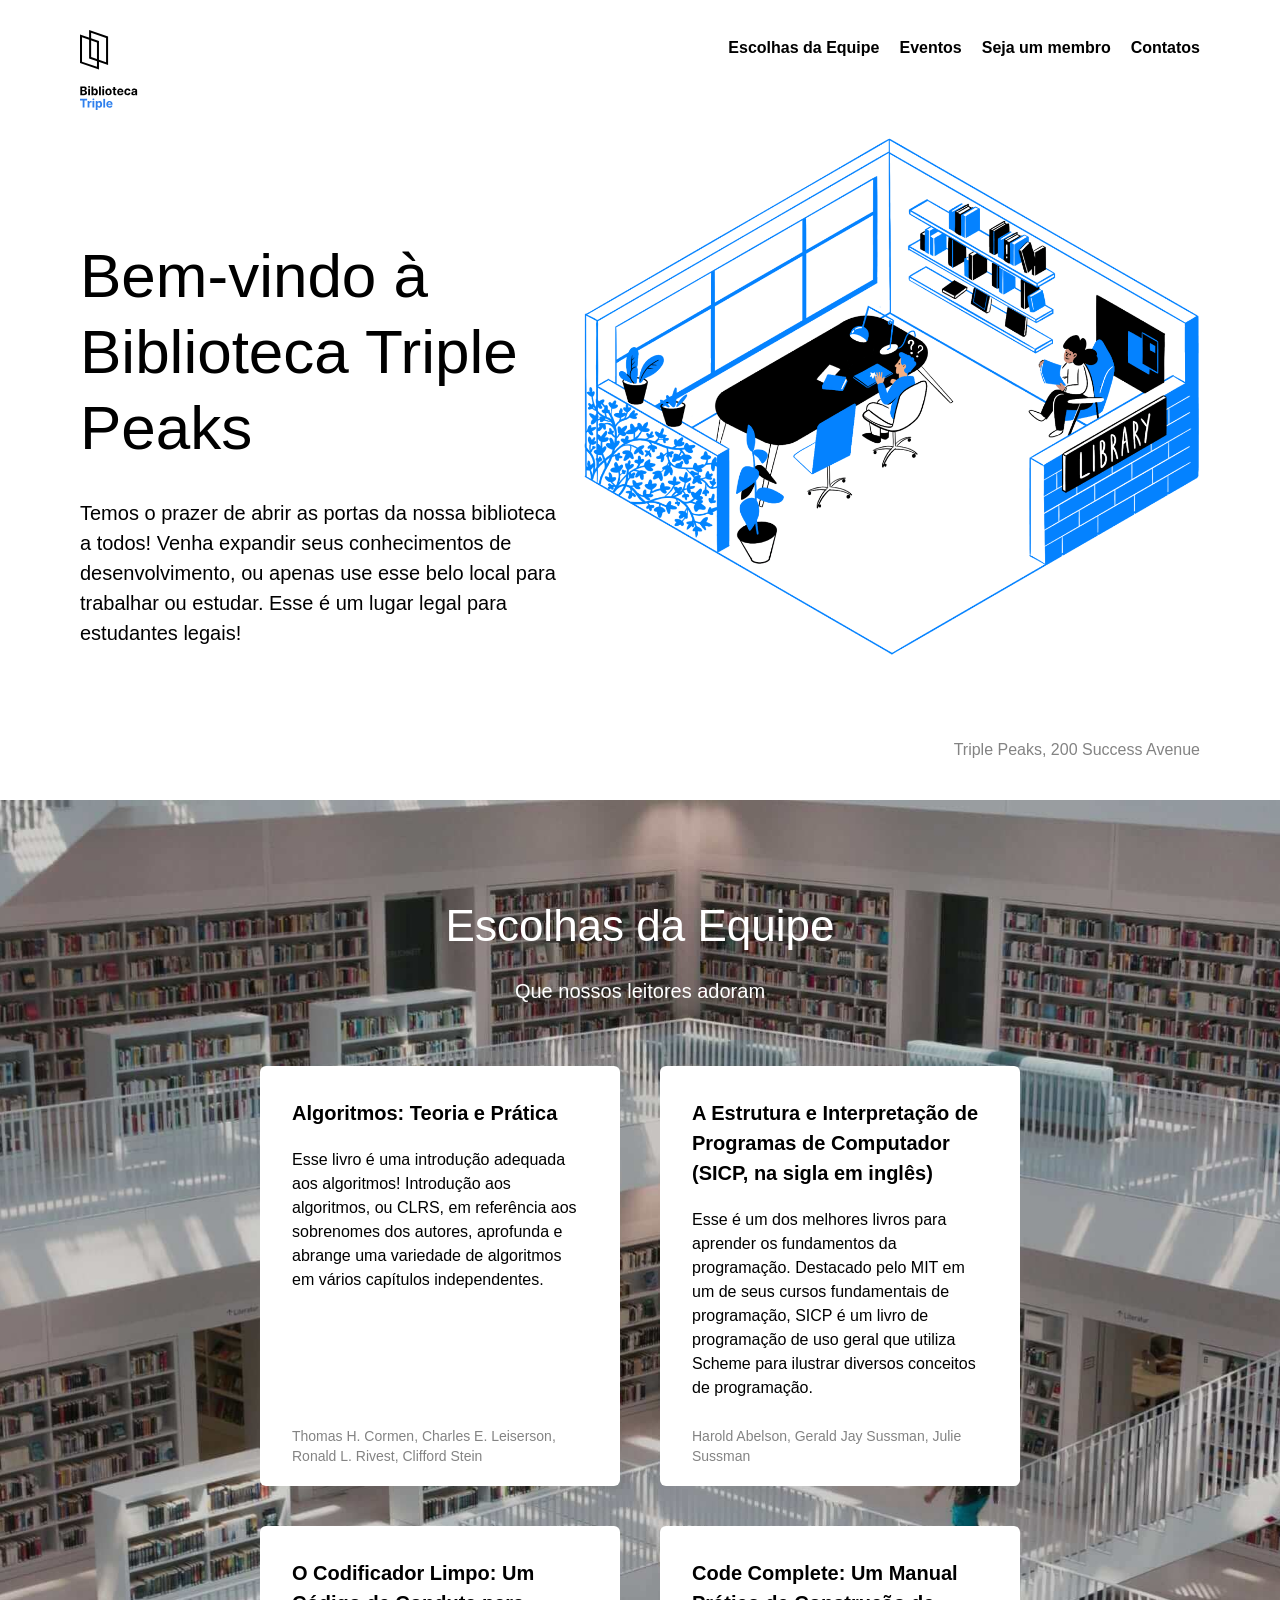
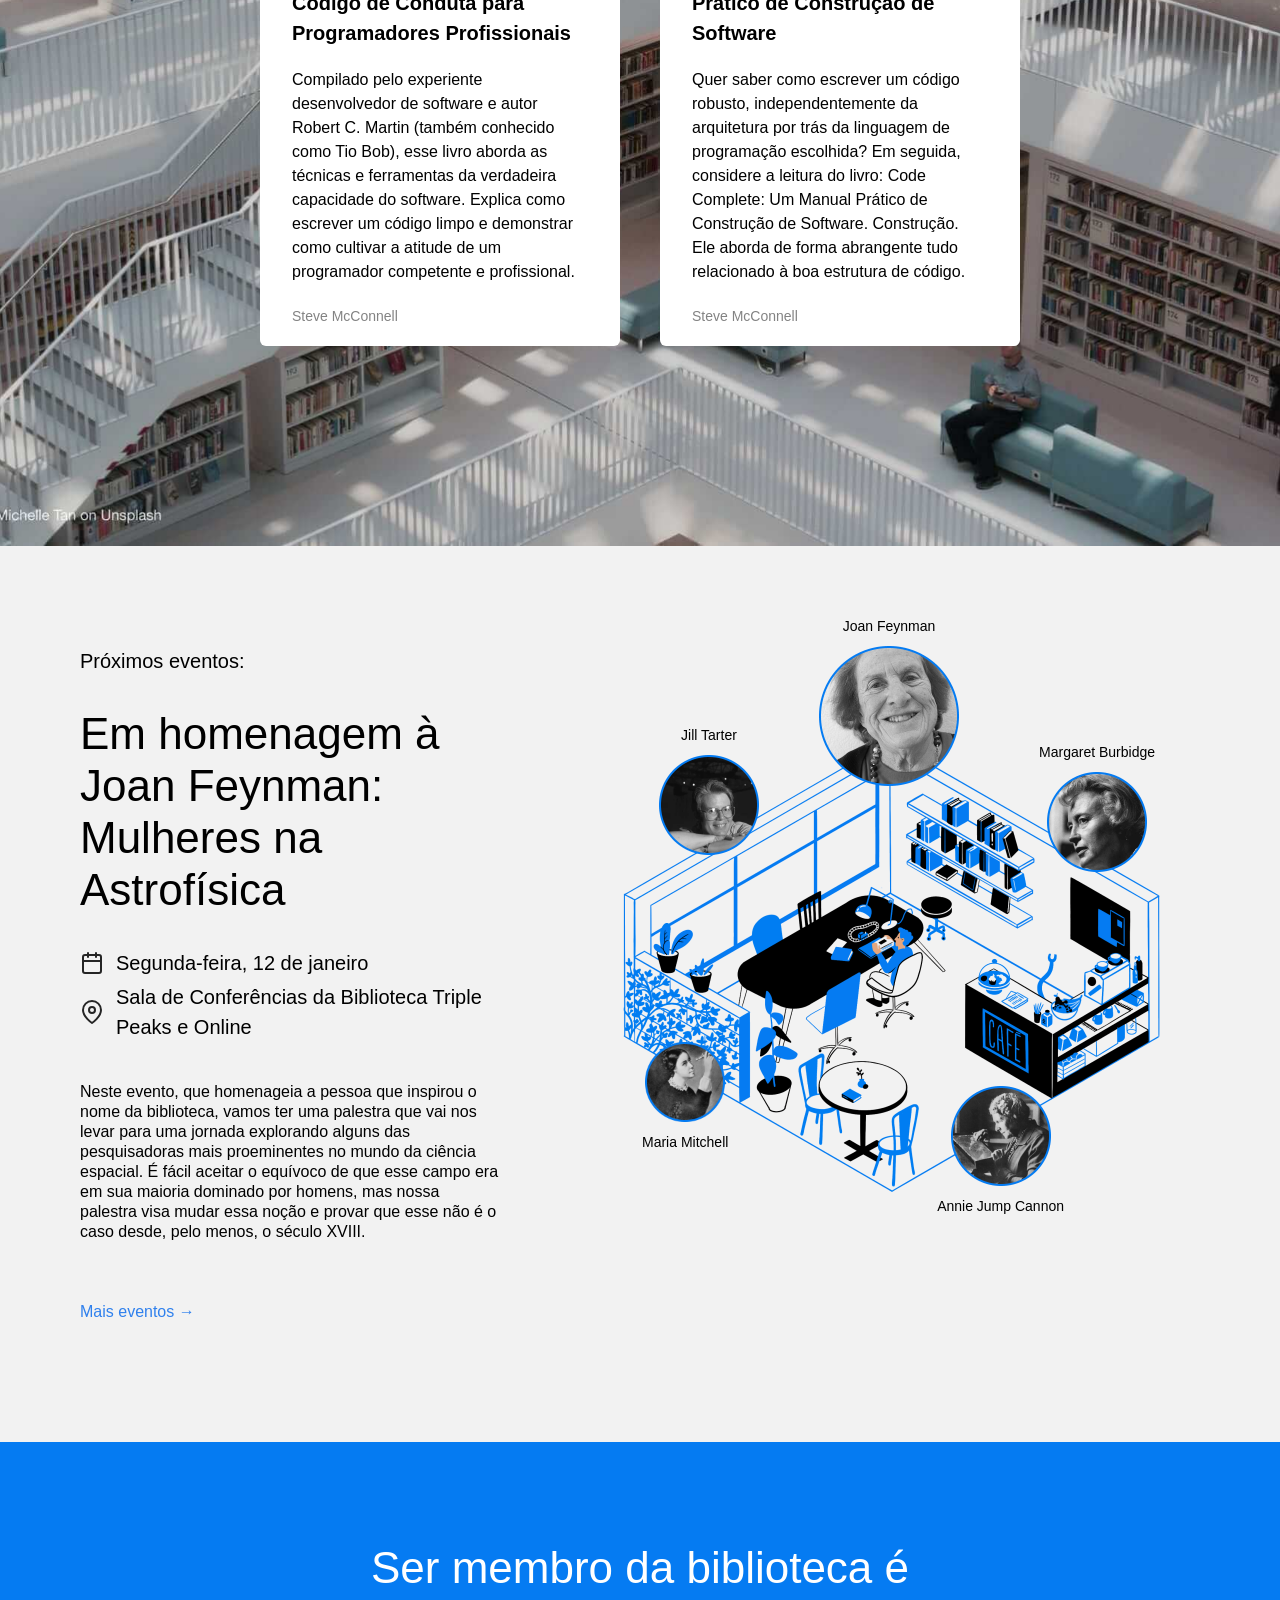
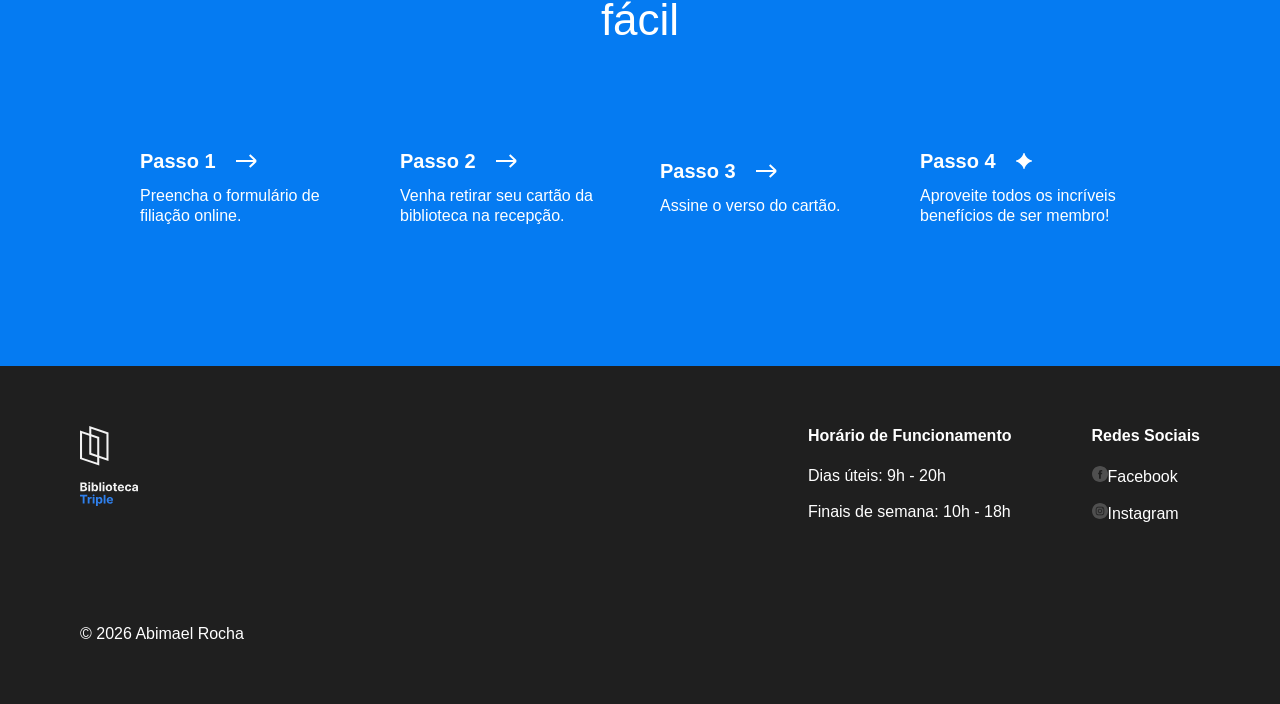
<file: index.html>
<!doctype html>
<html lang="pt">
  <head>
    <meta charset="UTF-8" />
    <meta name="viewport" content="width=device-width, initial-scale=1.0" />
    <title>Biblioteca Triple Peaks</title>
    <link rel="shortcut icon" href="favicon.ico" />
    <link rel="stylesheet" href="./vendor/normalize.css" />
    <link rel="stylesheet" href="./styles/style.css" />
  </head>
  <body>
    <div class="page">
      <!-- Agrupe todo o conteúdo da página em uma nova div com a classe page. Lembre-se de adicionar a tag de fechamento -->
      <header class="header">
        <nav class="nav">
          <img
            src="./images/logo.svg"
            alt="Logotipo da Biblioteca Triple Peaks"
            class="nav__logo"
          />
          <!-- Colocar links de navegação em uma lista é supostamente a melhor prática para escrever o código semântico, pois permite que os leitores de tela façam uma pausa entre cada link em vez de ler todos os links como uma frase.-->
          <ul class="nav__links">
            <li>
              <a class="nav__link" href="#staff">Escolhas da Equipe</a>
            </li>
            <li>
              <a class="nav__link" href="#events">Eventos</a>
            </li>
            <li>
              <a class="nav__link" href="#membership">Seja um membro</a>
            </li>
            <li>
              <a class="nav__link" href="#footer">Contatos</a>
            </li>
          </ul>
        </nav>
        <div class="header__content">
          <div>
            <h1 class="header__title">Bem-vindo à Biblioteca Triple Peaks</h1>
            <p class="header__description">
              Temos o prazer de abrir as portas da nossa biblioteca a todos!
              Venha expandir seus conhecimentos de desenvolvimento, ou apenas
              use esse belo local para trabalhar ou estudar. Esse é um lugar
              legal para estudantes legais!
            </p>
          </div>
          <img
            src="./images/inside_the_library.png"
            alt="Ilustração 'Dentro da biblioteca'"
            class="header__image"
          />
        </div>
        <div class="header__footer">
          <p class="header__address">Triple Peaks, 200 Success Avenue</p>
        </div>
      </header>

      <main class="content">
        <section class="staff" id="staff">
          <h2 class="staff__title">Escolhas da Equipe</h2>
          <p class="staff__subtitle">Que nossos leitores adoram</p>
          <ul class="staff__cards">
            <li class="card">
              <div class="card__content">
                <h3 class="card__title">Algoritmos: Teoria e Prática</h3>
                <p class="card__text">
                  Esse livro é uma introdução adequada aos algoritmos!
                  Introdução aos algoritmos, ou CLRS, em referência aos
                  sobrenomes dos autores, aprofunda e abrange uma variedade de
                  algoritmos em vários capítulos independentes.
                </p>
                <p class="card__footer">
                  Thomas H. Cormen, Charles E. Leiserson, Ronald L. Rivest,
                  Clifford Stein
                </p>
              </div>
            </li>

            <li class="card">
              <div class="card__content">
                <h3 class="card__title">
                  A Estrutura e Interpretação de Programas de Computador (SICP,
                  na sigla em inglês)
                </h3>
                <p class="card__text">
                  Esse é um dos melhores livros para aprender os fundamentos da
                  programação. Destacado pelo MIT em um de seus cursos
                  fundamentais de programação, SICP é um livro de programação de
                  uso geral que utiliza Scheme para ilustrar diversos conceitos
                  de programação.
                </p>
                <p class="card__footer">
                  Harold Abelson, Gerald Jay Sussman, Julie Sussman
                </p>
              </div>
            </li>

            <li class="card">
              <div class="card__content">
                <h3 class="card__title">
                  O Codificador Limpo: Um Código de Conduta para Programadores
                  Profissionais
                </h3>
                <p class="card__text">
                  Compilado pelo experiente desenvolvedor de software e autor
                  Robert C. Martin (também conhecido como Tio Bob), esse livro
                  aborda as técnicas e ferramentas da verdadeira capacidade do
                  software. Explica como escrever um código limpo e demonstrar
                  como cultivar a atitude de um programador competente e
                  profissional.
                </p>
                <p class="card__footer">Steve McConnell</p>
              </div>
            </li>

            <li class="card">
              <div class="card__content">
                <h3 class="card__title">
                  Code Complete: Um Manual Prático de Construção de Software
                </h3>
                <p class="card__text">
                  Quer saber como escrever um código robusto, independentemente
                  da arquitetura por trás da linguagem de programação escolhida?
                  Em seguida, considere a leitura do livro: Code Complete: Um
                  Manual Prático de Construção de Software. Construção. Ele
                  aborda de forma abrangente tudo relacionado à boa estrutura de
                  código.
                </p>
                <p class="card__footer">Steve McConnell</p>
              </div>
            </li>
          </ul>
        </section>
        <section class="events" id="events">
          <div class="events__content">
            <h2 class="events__heading">Próximos eventos:</h2>
            <h3 class="events__title">
              Em homenagem à Joan Feynman: Mulheres na Astrofísica
            </h3>
            <div class="event-info events__info-section">
              <div class="event-info__item">
                <img
                  src="./images/icon_calendar.svg"
                  alt="Calendar icon"
                  class="event-info__icon"
                />
                <p class="event-info__text">Segunda-feira, 12 de janeiro</p>
              </div>
              <div class="event-info__item">
                <img
                  src="./images/icon_pin.svg"
                  alt="Pin icon"
                  class="event-info__icon"
                />
                <p class="event-info__text">
                  Sala de Conferências da Biblioteca Triple Peaks e Online
                </p>
              </div>
            </div>
            <p class="events__description">
              Neste evento, que homenageia a pessoa que inspirou o nome da
              biblioteca, vamos ter uma palestra que vai nos levar para uma
              jornada explorando alguns das pesquisadoras mais proeminentes no
              mundo da ciência espacial. É fácil aceitar o equívoco de que esse
              campo era em sua maioria dominado por homens, mas nossa palestra
              visa mudar essa noção e provar que esse não é o caso desde, pelo
              menos, o século XVIII.
            </p>
            <a href="#" class="events__more">Mais eventos &rarr;</a>
          </div>
          <div class="events__cover">
            <img
              class="events__image"
              src="./images/cafe.png"
              alt="uma cafateria pequena"
            />
            <div class="person person_name_feynman">
              <p class="person__caption">Joan Feynman</p>
              <img
                class="person__image person__image_size_l"
                src="./images/person_feynman.png"
                alt="foto da Joan Feynman"
              />
            </div>
            <div class="person person_name_tarter">
              <p class="person__caption">Jill Tarter</p>
              <img
                class="person__image person__image_size_m"
                src="./images/person_tarter.png"
                alt="foto da Jill Tarter"
              />
            </div>
            <div class="person person_name_burbidge">
              <p class="person__caption">Margaret Burbidge</p>
              <img
                class="person__image person__image_size_m"
                src="./images/person_burbidge.png"
                alt="foto da Margaret Burbidge"
              />
            </div>
            <div class="person person_name_mitchell">
              <img
                class="person__image person__image_size_s"
                src="./images/person_mitchell.png"
                alt="foto da Maria Mitchell"
              />
              <p class="person__caption">Maria Mitchell</p>
            </div>
            <div class="person person_name_cannon">
              <img
                class="person__image person__image_size_m"
                src="./images/person_cannon.png"
                alt="foto da Annie Jump Cannon"
              />
              <p class="person__caption">Annie Jump Cannon</p>
            </div>
          </div>
          <!-- Comece a criar a composição aqui -->
        </section>
        <section class="membership" id="membership">
          <h2 class="membership__title">Ser membro da biblioteca é fácil</h2>
          <ul class="membership__steps">
            <li class="step">
              <h3 class="step__title">
                Passo 1
                <img
                  src="./images/icon_step_forward.svg"
                  alt="icon forward"
                  class="step__icon"
                />
              </h3>
              <p class="step__description">
                Preencha o formulário de filiação online.
              </p>
            </li>
            <li class="step">
              <h3 class="step__title">
                Passo 2
                <img
                  src="./images/icon_step_forward.svg"
                  alt="icon forward"
                  class="step__icon"
                />
              </h3>
              <p class="step__description">
                Venha retirar seu cartão da biblioteca na recepção.
              </p>
            </li>
            <li class="step">
              <h3 class="step__title">
                Passo 3
                <img
                  src="./images/icon_step_forward.svg"
                  alt="icon forward"
                  class="step__icon"
                />
              </h3>
              <p class="step__description">Assine o verso do cartão.</p>
            </li>
            <li class="step">
              <h3 class="step__title">
                Passo 4
                <img
                  src="./images/icon_step_finish.svg"
                  alt="icon finish"
                  class="step__icon"
                />
              </h3>
              <p class="step__description">
                Aproveite todos os incríveis benefícios de ser membro!
              </p>
            </li>
          </ul>
        </section>
      </main>
      <footer class="footer" id="footer">
        <div class="footer__columns">
          <div class="footer__column footer__column_content_logo">
            <img
              src="./images/logo_white.svg"
              alt="logotipo biblioteca"
              class="footer__logo"
            />
          </div>
          <div class="footer__column footer__column_content_hours">
            <h4 class="footer__column-heading">Horário de Funcionamento</h4>
            <ul class="footer__list">
              <li class="footer__list-item">Dias úteis: 9h - 20h</li>
              <li class="footer__list-item">Finais de semana: 10h - 18h</li>
            </ul>
          </div>
          <div class="footer__column footer__column_content_social">
            <h4 class="footer__column-heading">Redes Sociais</h4>
            <ul class="footer__list">
              <li class="footer__list-item">
                <a href="#" class="footer__column-link">
                  <img
                    src="./images/facebook_white.svg"
                    alt="icone do facebook"
                    class="footer__social-icon"
                  />Facebook</a
                >
              </li>
              <li class="footer__list-item">
                <a href="#" class="footer__column-link">
                  <img
                    src="images/instagram_white.svg"
                    alt="icone do instagram"
                    class="footer__social-icon"
                  />Instagram
                </a>
              </li>
            </ul>
          </div>
        </div>
        <div>
          <p class="footer__copyright">&copy; 2026 Abimael Rocha</p>
        </div>
      </footer>
    </div>
  </body>
</html>
</file>
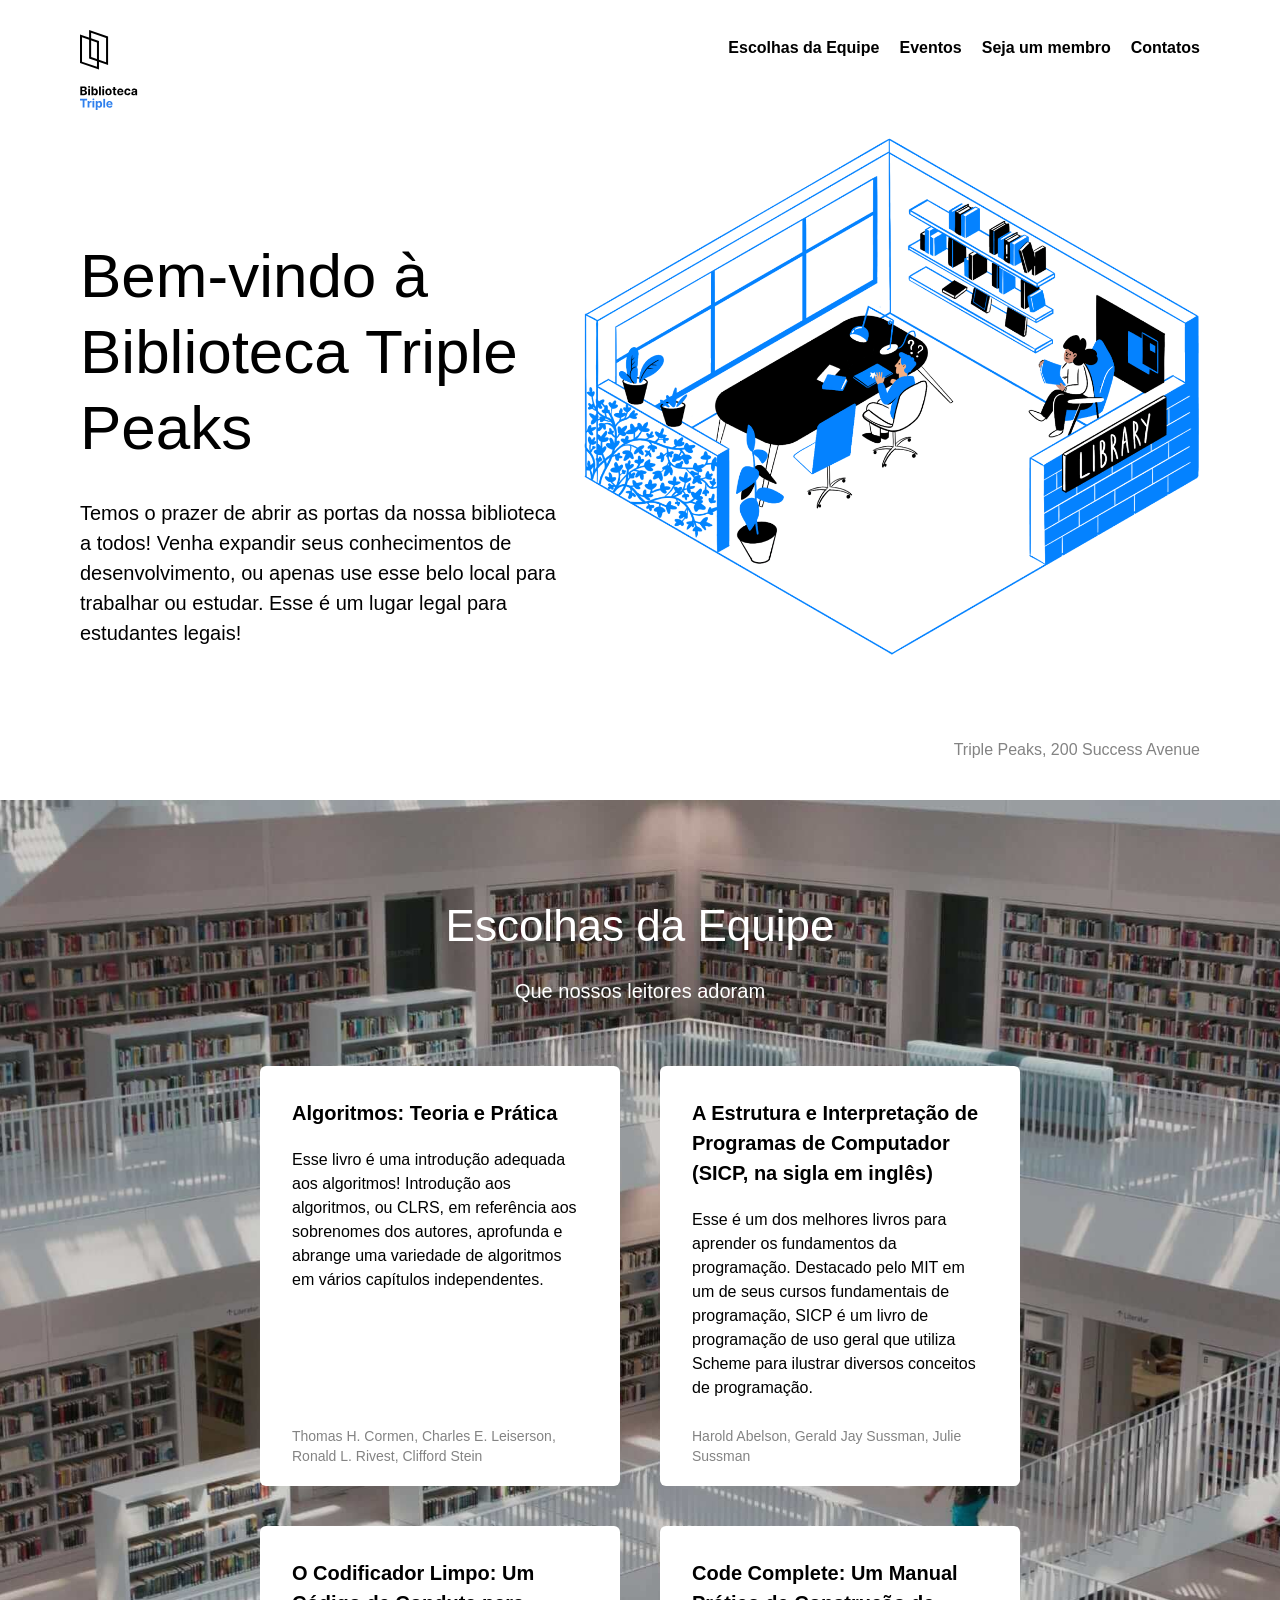
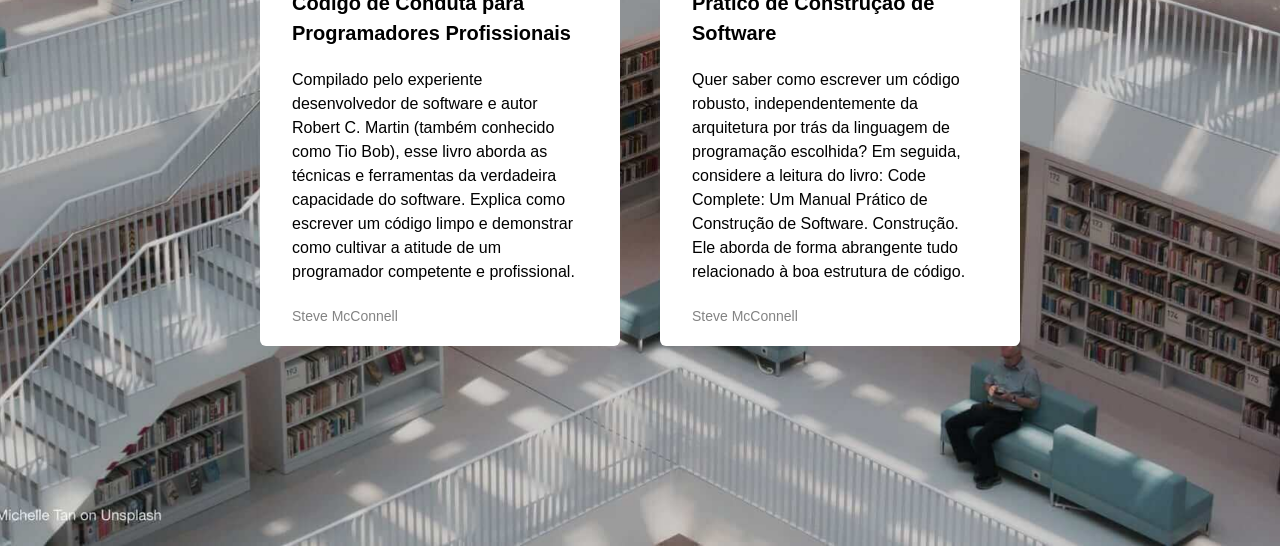
<file: web_project_library_pt/index.html>
<!doctype html>
<html lang="pt">
  <head>
    <meta charset="UTF-8" />
    <meta name="viewport" content="width=device-width, initial-scale=1.0" />
    <title>Biblioteca Triple Peaks</title>
    <link rel="shortcut icon" href="favicon.ico" />
    <link rel="stylesheet" href="./vendor/normalize.css" />
    <link rel="stylesheet" href="./styles/style.css" />
  </head>
  <body>
    <div class="page">
      <!-- Agrupe todo o conteúdo da página em uma nova div com a classe page. Lembre-se de adicionar a tag de fechamento -->
      <header class="header">
        <nav class="nav">
          <img
            src="./images/logo.svg"
            alt="Logotipo da Biblioteca Triple Peaks"
            class="nav__logo"
          />
          <!-- Colocar links de navegação em uma lista é supostamente a melhor prática para escrever o código semântico, pois permite que os leitores de tela façam uma pausa entre cada link em vez de ler todos os links como uma frase.-->
          <ul class="nav__links">
            <li>
              <a class="nav__link" href="#staff">Escolhas da Equipe</a>
            </li>
            <li>
              <a class="nav__link">Eventos</a>
            </li>
            <li>
              <a class="nav__link">Seja um membro</a>
            </li>
            <li>
              <a class="nav__link">Contatos</a>
            </li>
          </ul>
        </nav>
        <div class="header__content">
          <div>
            <h1 class="header__title">Bem-vindo à Biblioteca Triple Peaks</h1>
            <p class="header__description">
              Temos o prazer de abrir as portas da nossa biblioteca a todos!
              Venha expandir seus conhecimentos de desenvolvimento, ou apenas
              use esse belo local para trabalhar ou estudar. Esse é um lugar
              legal para estudantes legais!
            </p>
          </div>
          <img
            src="./images/inside_the_library.png"
            alt="Ilustração 'Dentro da biblioteca'"
            class="header__image"
          />
        </div>
        <div class="header__footer">
          <p class="header__address">Triple Peaks, 200 Success Avenue</p>
        </div>
      </header>

      <main class="content">
        <section class="staff" id="staff">
          <h2 class="staff__title">Escolhas da Equipe</h2>
          <p class="staff__subtitle">Que nossos leitores adoram</p>
          <ul class="staff__cards">
            <li class="card">
              <div class="card__content">
                <h3 class="card__title">Algoritmos: Teoria e Prática</h3>
                <p class="card__text">
                  Esse livro é uma introdução adequada aos algoritmos!
                  Introdução aos algoritmos, ou CLRS, em referência aos
                  sobrenomes dos autores, aprofunda e abrange uma variedade de
                  algoritmos em vários capítulos independentes.
                </p>
                <p class="card__footer">
                  Thomas H. Cormen, Charles E. Leiserson, Ronald L. Rivest,
                  Clifford Stein
                </p>
              </div>
            </li>

            <li class="card">
              <div class="card__content">
                <h3 class="card__title">
                  A Estrutura e Interpretação de Programas de Computador (SICP,
                  na sigla em inglês)
                </h3>
                <p class="card__text">
                  Esse é um dos melhores livros para aprender os fundamentos da
                  programação. Destacado pelo MIT em um de seus cursos
                  fundamentais de programação, SICP é um livro de programação de
                  uso geral que utiliza Scheme para ilustrar diversos conceitos
                  de programação.
                </p>
                <p class="card__footer">
                  Harold Abelson, Gerald Jay Sussman, Julie Sussman
                </p>
              </div>
            </li>

            <li class="card">
              <div class="card__content">
                <h3 class="card__title">
                  O Codificador Limpo: Um Código de Conduta para Programadores
                  Profissionais
                </h3>
                <p class="card__text">
                  Compilado pelo experiente desenvolvedor de software e autor
                  Robert C. Martin (também conhecido como Tio Bob), esse livro
                  aborda as técnicas e ferramentas da verdadeira capacidade do
                  software. Explica como escrever um código limpo e demonstrar
                  como cultivar a atitude de um programador competente e
                  profissional.
                </p>
                <p class="card__footer">Steve McConnell</p>
              </div>
            </li>

            <li class="card">
              <div class="card__content">
                <h3 class="card__title">
                  Code Complete: Um Manual Prático de Construção de Software
                </h3>
                <p class="card__text">
                  Quer saber como escrever um código robusto, independentemente
                  da arquitetura por trás da linguagem de programação escolhida?
                  Em seguida, considere a leitura do livro: Code Complete: Um
                  Manual Prático de Construção de Software. Construção. Ele
                  aborda de forma abrangente tudo relacionado à boa estrutura de
                  código.
                </p>
                <p class="card__footer">Steve McConnell</p>
              </div>
            </li>
          </ul>
        </section>
      </main>
    </div>
  </body>
</html>
</file>
<file: styles/style.css>
.page {
  min-width: 1100px;
  max-width: 1600px;
  margin: 0 auto;
  font-family: arial, sans-serif;
  font-size: 16px;
  line-height: 20px;
}

.header {
  display: flex;
  flex-direction: column;
  height: 100vh;
  min-height: 720px;
  max-height: 800px;
  padding: 30px 80px 40px;
  position: relative;
  box-sizing: border-box;
}

.nav {
  height: 80px;
  display: flex;
  justify-content: space-between;
}

.nav__logo {
  height: 80px;
  width: 58px;
}

.nav__links {
  display: flex;
  list-style-type: none;
  margin: 8px 0 0;
  gap: 20px;
  padding: 0;
}

.nav__link {
  color: #000000;
  text-decoration: none;
  font-weight: bold;
}

.header__content {
  display: flex;
  justify-content: space-between;
}
.header__title {
  max-width: 635px;
  font-size: 62px;
  line-height: 76px;
  font-weight: 500;
  margin: 128px 0 0;
}

.header__description {
  max-width: 515px;
  font-size: 20px;
  line-height: 30px;
  margin: 32px 0 0;
}

.header__image {
  max-width: 636px;
}

.header__footer {
  margin-top: auto;
  width: 100%;
  display: flex;
  align-items: center;
  justify-content: flex-end;
  box-sizing: border-box;
}

.header__link {
  color: #2f80ed;
  text-decoration: none;
}

.header__address {
  margin: 0;
  color: #838383;
}

.staff {
  background-image: url("../images/staff_picks_background.jpg");
  padding: 100px 0 140px;
  background-repeat: no-repeat;
  background-size: cover;
  background-position: center;
}

.staff__title {
  text-align: center;
  font-size: 44px;
  line-height: 52px;
  font-weight: 400;
  margin: 0 0 24px;
  color: #ffffff;
}

.staff__subtitle {
  text-align: center;
  font-size: 20px;
  line-height: 30px;
  font-weight: 400;
  margin: 0;
  color: #ffffff;
}

/* adicionar a regra CSS para sua nova classe aqui. Certifique-se de colocar antes de .card: os pais devem preceder seus filhos */
.staff__cards {
  max-width: 760px;
  display: flex;
  flex-wrap: wrap;
  justify-content: space-between;
  margin: 60px auto;
  box-sizing: border-box;
  list-style: none;
  padding: 0;
  gap: 40px;
}

.card {
  width: 360px;
  height: 420px;
  background-color: #fff;
  border-radius: 6px;
  padding: 32px 40px 20px 32px;
  box-sizing: border-box;
}

.card__content {
  width: 100%;
  height: 100%;
  display: flex;
  flex-direction: column;
}

.card__title {
  font-size: 20px;
  line-height: 30px;
  font-weight: 700;
  margin: 0;
}

.card__text {
  margin: 20px 0 0;
  font-size: 16px;
  line-height: 24px;
}

.card__footer {
  margin: 0;
  margin-top: auto;
  font-size: 14px;
  line-height: 20px;
  color: #838383;
}

.events {
  padding: 100px 0 120px 80px;
  display: flex;
  align-items: start;
  justify-content: space-between;
  box-sizing: border-box;
  background-color: #f2f2f2;
}

.events__content {
  flex-basis: 580px;
}

.events__heading {
  font-size: 20px;
  font-weight: 500;
  line-height: 30px;
  margin: 0;
}

.events__title {
  font-size: 44px;
  font-weight: 500;
  line-height: 52px;
  margin: 32px 0 0;
}

.events__info-section {
  margin-top: 32px;
}

.event-info__item {
  display: flex;
  align-items: center;
  margin-bottom: 4px;
  font-weight: 500;
}

.event-info__icon {
  background-repeat: no-repeat;
  background-position: center;
  margin-right: 12px;
  width: 24px;
  height: 24px;
}

.event-info__text {
  font-size: 20px;
  font-weight: 500;
  line-height: 30px;
  margin: 0;
}

.events__description {
  margin: 40px 0 60px;
}

.events__more {
  color: #2f80ed;
  text-decoration: none;
}

.events__cover {
  flex-grow: 1;
  flex-shrink: 0;
  flex-basis: 780px;
  max-width: 780px;
  position: relative;
}

.events__image {
  max-width: 100%;
}

.person {
  position: absolute;
  display: flex;
  align-items: center;
  flex-direction: column;
  gap: 10px;
}

.person_name_feynman {
  position: absolute;
  top: -30px;
  left: 319px;
  /* Use os valores corretos das propriedades top/right/bottom/left para posicionar o elemento */
}

.person_name_burbidge {
  position: absolute;
  top: 96px;
  right: 125px;
  /* Use os valores corretos das propriedades top/right/bottom/left para posicionar o elemento */
}

.person_name_cannon {
  position: absolute;
  bottom: 18px;
  right: 216px;
  /* Use os valores corretos das propriedades top/right/bottom/left para posicionar o elemento */
}

.person_name_mitchell {
  position: absolute;
  bottom: 82px;
  left: 142px;
  /* Use os valores corretos das propriedades top/right/bottom/left para posicionar o elemento */
}

.person_name_tarter {
  position: absolute;
  top: 79px;
  left: 159px;
  /* Use os valores corretos das propriedades top/right/bottom/left para posicionar o elemento */
}

.person__image {
  max-width: 100%;
}

.person__image_size_l {
  width: 140px;
}

.person__image_size_m {
  width: 100px;
}

.person__image_size_s {
  width: 80px;
}

.person__caption {
  text-align: center;
  font-size: 14px;
  margin: 0;
}

.membership {
  padding: 100px 0 140px;
  background-color: #057bf2;
  color: #ffffff;
}

.membership__title {
  max-width: 574px;
  margin: 0 auto;
  text-align: center;
  font-size: 44px;
  font-weight: 500;
  line-height: 52px;
}

.membership__steps {
  list-style-type: none;
  padding: 0;
  margin: 100px 0 0;
  align-items: center;
  display: flex;
  justify-content: center;
  gap: 40px;

  /* Adicione estilos */
}

.step {
  width: 220px;
  gap: 40px;

  /* Adicione estilos */
}

.step__title {
  margin: 0;
  font-size: 20px;
  line-height: 30px;
  font-weight: 700;
  display: flex;
  align-items: center;
}

.step__icon {
  margin-left: 20px;
}

.step__description {
  margin: 10px 0 0;
}

.footer {
  box-sizing: border-box;
  padding: 60px 80px;
  background-color: #1f1f1f;
}

.footer__columns {
  display: flex;
  justify-content: end;
}

.footer__column_content_logo {
  margin: 0 auto 0 0;
}

.footer__column_content_hours {
  margin: 0px 80px 0px;
}

.footer__column_content_social {
  margin: 0;
}

.footer__logo {
  width: 58px;
  height: 80px;
}

.footer__column-heading {
  margin: 0px 0px 20px;
  color: #fff;
}

.footer__list {
  /* O código abaixo remove os estilos do navegador padrão para listas */
  list-style-type: none;
  padding: 0;
  margin: 0;
  display: flex;
  flex-direction: column;
  gap: 16px;
}

.footer__list-item {
  color: #fff;
}

.footer__column-link {
  color: white;
  text-decoration: none;
}

.footer__social-icon {
  max-width: 16px;
}

.footer__copyright {
  color: white;
  margin: 100px 0 0 0;
}
</file>
<file: web_project_library_pt/styles/style.css>
.page {
  min-width: 1100px;
  max-width: 1600px;
  margin: 0 auto;
  font-family: arial, sans-serif;
  font-size: 16px;
  line-height: 20px;
}

.header {
  display: flex;
  flex-direction: column;
  height: 100vh;
  min-height: 720px;
  max-height: 800px;
  padding: 30px 80px 40px;
  position: relative;
  box-sizing: border-box;
}

.nav {
  height: 80px;
  display: flex;
  justify-content: space-between;
}

.nav__logo {
  height: 80px;
  width: 58px;
}

.nav__links {
  display: flex;
  list-style-type: none;
  margin: 8px 0 0;
  gap: 20px;
  padding: 0;
}

.nav__link {
  color: #000000;
  text-decoration: none;
  font-weight: bold;
}

.header__content {
  display: flex;
  justify-content: space-between;
}
.header__title {
  max-width: 635px;
  font-size: 62px;
  line-height: 76px;
  font-weight: 500;
  margin: 128px 0 0;
}

.header__description {
  max-width: 515px;
  font-size: 20px;
  line-height: 30px;
  margin: 32px 0 0;
}

.header__image {
  max-width: 636px;
}

.header__footer {
  margin-top: auto;
  width: 100%;
  display: flex;
  align-items: center;
  justify-content: flex-end;
  box-sizing: border-box;
}

.header__link {
  color: #2f80ed;
  text-decoration: none;
}

.header__address {
  margin: 0;
  color: #838383;
}

.staff {
  background-image: url("../images/staff_picks_background.jpg");
  padding: 100px 0 140px;
  background-repeat: no-repeat;
  background-size: cover;
  background-position: center;
}

.staff__title {
  text-align: center;
  font-size: 44px;
  line-height: 52px;
  font-weight: 400;
  margin: 0 0 24px;
  color: #ffffff;
}

.staff__subtitle {
  text-align: center;
  font-size: 20px;
  line-height: 30px;
  font-weight: 400;
  margin: 0;
  color: #ffffff;
}

/* adicionar a regra CSS para sua nova classe aqui. Certifique-se de colocar antes de .card: os pais devem preceder seus filhos */
.staff__cards {
  max-width: 760px;
  display: flex;
  flex-wrap: wrap;
  justify-content: space-between;
  margin: 60px auto;
  box-sizing: border-box;
  list-style: none;
  padding: 0;
  gap: 40px;
}

.card {
  width: 360px;
  height: 420px;
  background-color: #fff;
  border-radius: 6px;
  padding: 32px 40px 20px 32px;
  box-sizing: border-box;
}

.card__content {
  width: 100%;
  height: 100%;
  display: flex;
  flex-direction: column;
}

.card__title {
  font-size: 20px;
  line-height: 30px;
  font-weight: 700;
  margin: 0;
}

.card__text {
  margin: 20px 0 0;
  font-size: 16px;
  line-height: 24px;
}

.card__footer {
  margin: 0;
  margin-top: auto;
  font-size: 14px;
  line-height: 20px;
  color: #838383;
}
</file>
